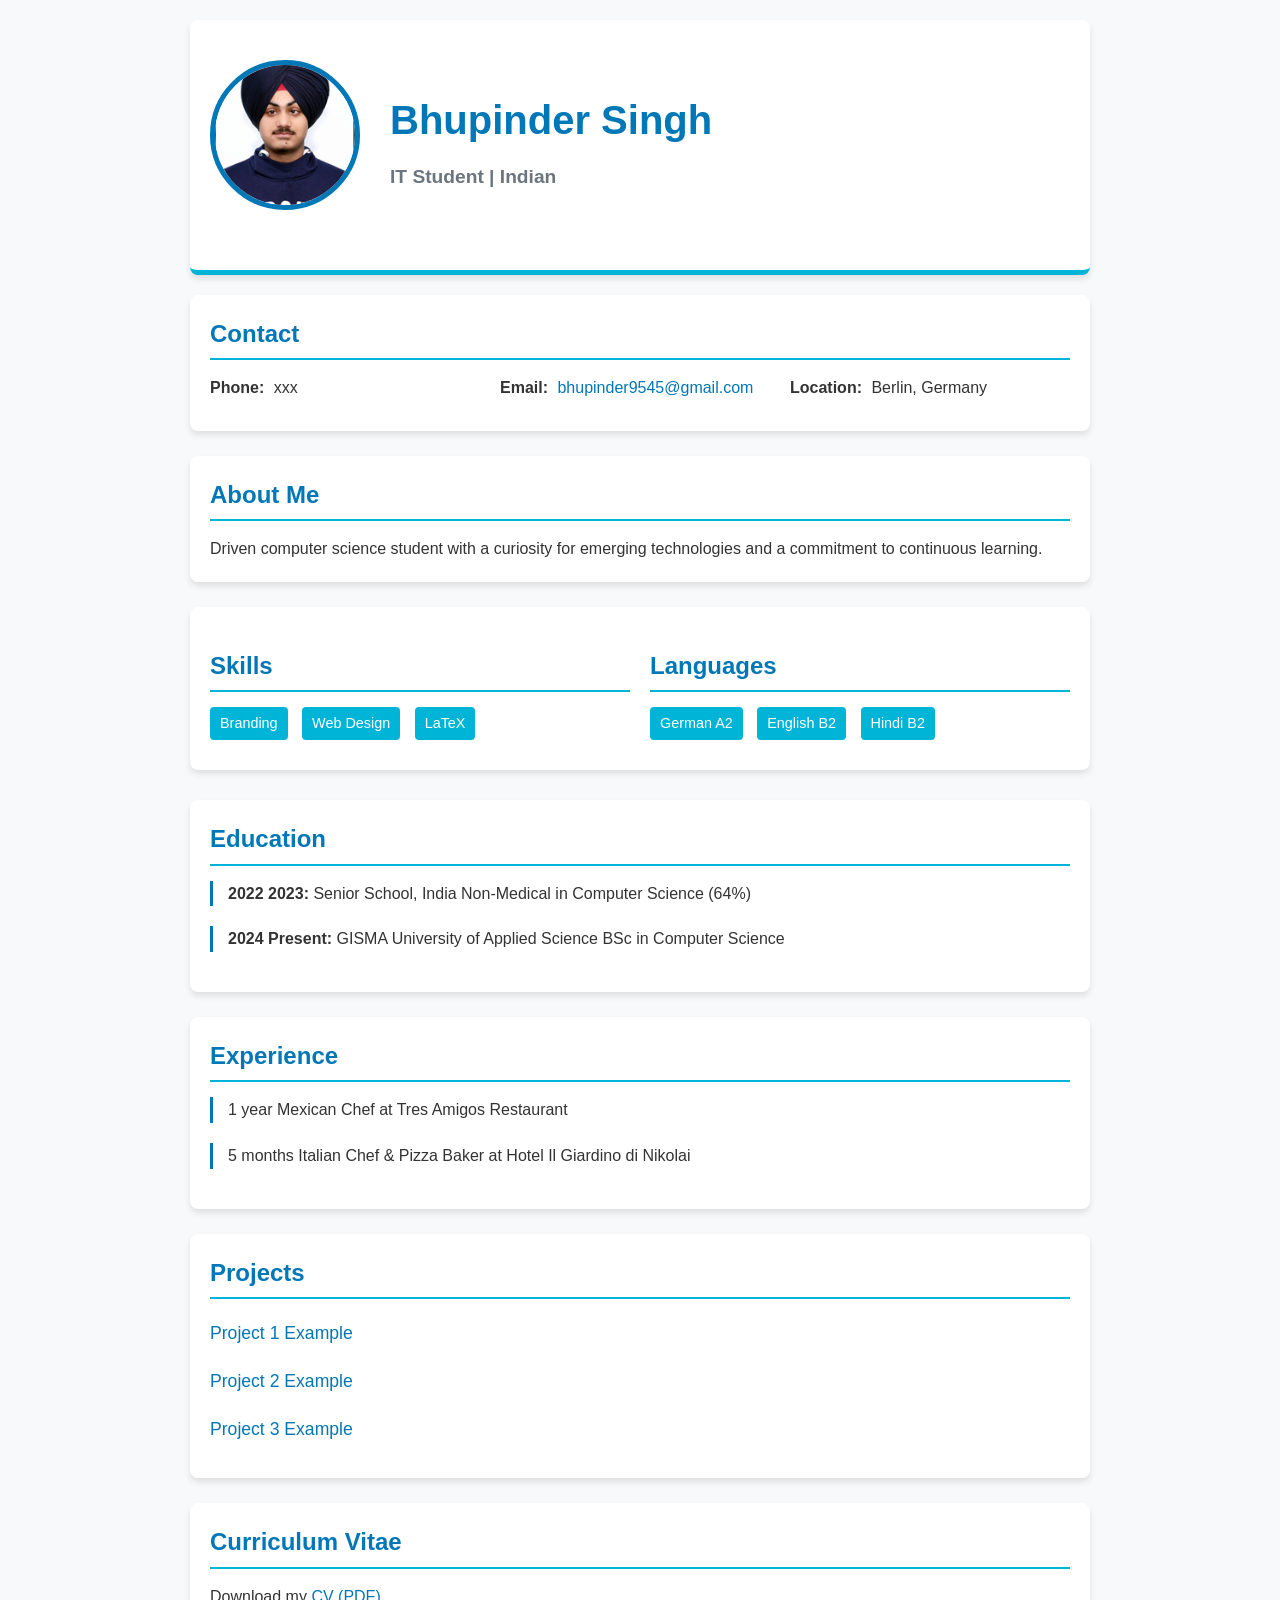
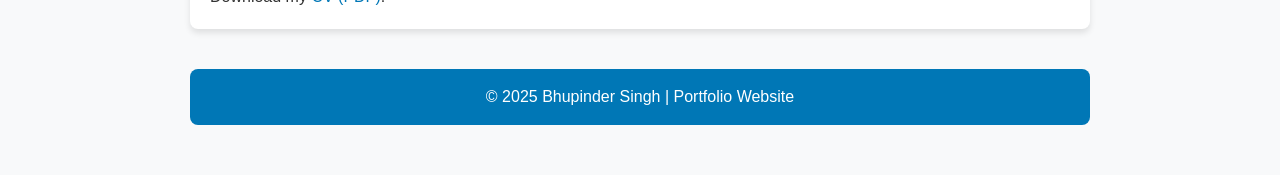
<file: index.html>
<!DOCTYPE html>
<html lang="en">
  <head>
    <meta charset="UTF-8" />
    <meta name="viewport" content="width=device-width, initial-scale=1.0" />
    <title>Bhupinder Singh | Portfolio</title>
    <link rel="stylesheet" href="assets/style.css" />
  </head>
  <body>
    <header>
      <div class="profile-container">
        <img
          src="assets/profile.jpg"
          alt="Bhupinder Singh Profile Picture"
          class="profile-img"
        />
        <div class="profile-text">
          <h1>Bhupinder Singh</h1>
          <h2>IT Student | Indian</h2>
        </div>
      </div>
    </header>

    <section class="contact">
      <h3>Contact</h3>
      <ul>
        <li><strong>Phone:</strong> xxx</li>
        <li>
          <strong>Email:</strong>
          <a href="mailto:bhupinder9545@gmail.com">bhupinder9545@gmail.com</a>
        </li>
        <li><strong>Location:</strong> Berlin, Germany</li>
      </ul>
    </section>

    <section class="about">
      <h3>About Me</h3>
      <p>
        Driven computer science student with a curiosity for emerging
        technologies and a commitment to continuous learning.
      </p>
    </section>

    <div class="skills-languages-group">
      <section class="skills">
        <h3>Skills</h3>
        <ul>
          <li>Branding</li>
          <li>Web Design</li>
          <li>LaTeX</li>
        </ul>
      </section>

      <section class="languages">
        <h3>Languages</h3>
        <ul>
          <li>German A2</li>
          <li>English B2</li>
          <li>Hindi B2</li>
        </ul>
      </section>
    </div>
    <section class="education">
      <h3>Education</h3>
      <ul>
        <li>
          <strong>2022 2023:</strong> Senior School, India Non-Medical in
          Computer Science (64%)
        </li>
        <li>
          <strong>2024 Present:</strong> GISMA University of Applied Science BSc
          in Computer Science
        </li>
      </ul>
    </section>

    <section class="experience">
      <h3>Experience</h3>
      <ul>
        <li>1 year Mexican Chef at Tres Amigos Restaurant</li>
        <li>
          5 months Italian Chef & Pizza Baker at Hotel Il Giardino di Nikolai
        </li>
      </ul>
    </section>

    <section class="projects">
      <h3>Projects</h3>
      <ul>
        <li><a href="projects/project1/index.html">Project 1 Example</a></li>
        <li><a href="projects/project2/index.html">Project 2 Example</a></li>
        <li><a href="projects/project3/index.html">Project 3 Example</a></li>
      </ul>
    </section>

    <section class="cv">
      <h3>Curriculum Vitae</h3>
      <p>
        Download my
        <a href="cv\CV.pdf" target="_blank">CV (PDF)</a>.
      </p>
    </section>

    <footer>
      <p>© 2025 Bhupinder Singh | Portfolio Website</p>
    </footer>
  </body>
</html>
</file>
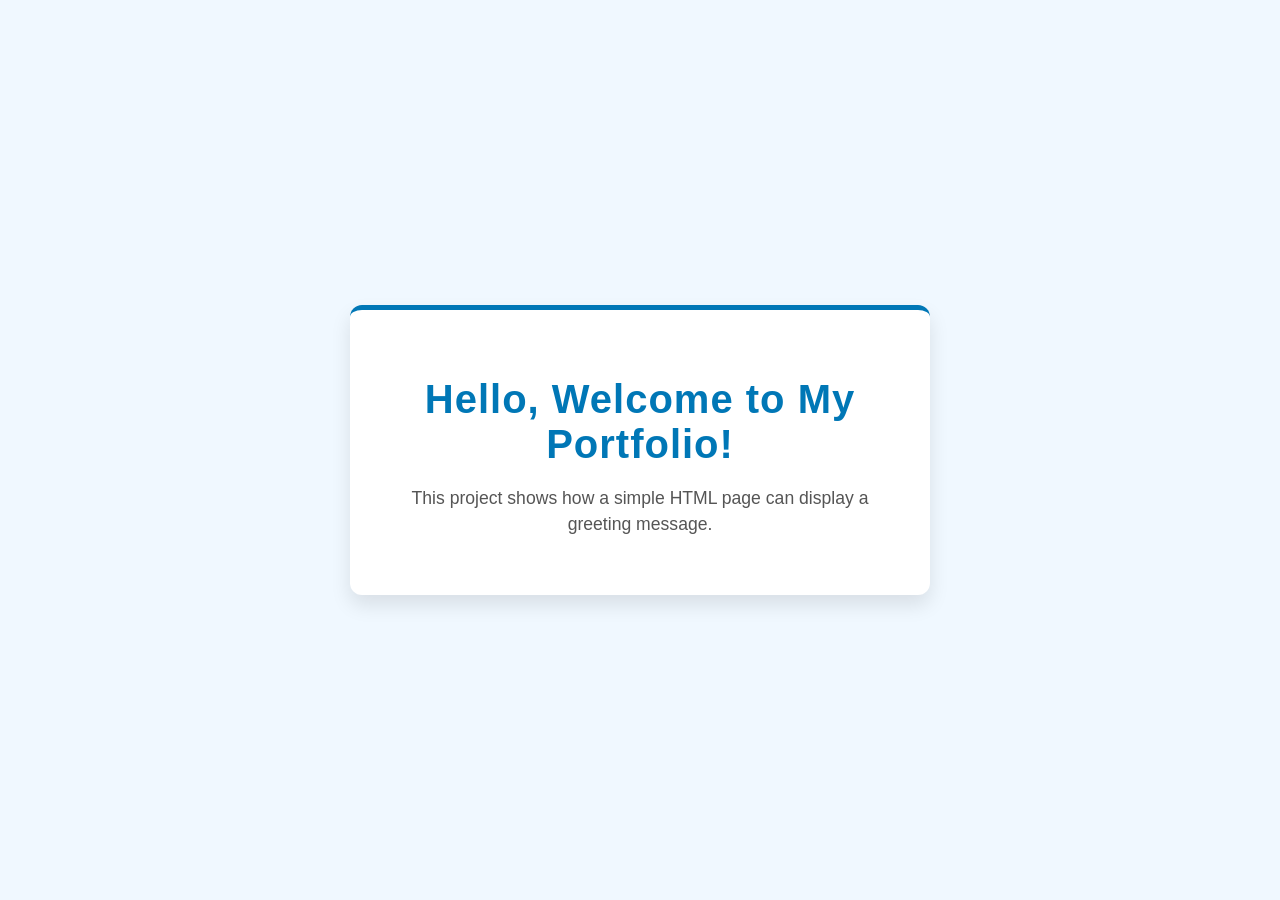
<file: projects/project1/index.html>
<!DOCTYPE html>
<html lang="en">
  <head>
    <meta charset="UTF-8" />
    <title>Greeting Page</title>
    <style>
      body {
        font-family: "Segoe UI", Tahoma, Geneva, Verdana, sans-serif;
        background-color: #f0f8ff;
        color: #333;
        display: flex;
        justify-content: center;
        align-items: center;
        min-height: 100vh;
        margin: 0;
        text-align: center;
      }

      .container {
        background-color: #ffffff;
        padding: 40px;
        border-radius: 12px;
        box-shadow: 0 10px 20px rgba(0, 0, 0, 0.1);
        max-width: 90%;
        width: 500px;
        border-top: 5px solid #0077b6;
      }

      h1 {
        color: #0077b6;
        font-size: 2.5em;
        margin-bottom: 15px;
        letter-spacing: 1px;
      }

      p {
        font-size: 1.1em;
        color: #555;
        line-height: 1.5;
      }
    </style>
  </head>
  <body>
    <div class="container">
      <h1>Hello, Welcome to My Portfolio!</h1>
      <p>
        This project shows how a simple HTML page can display a greeting
        message.
      </p>
    </div>
  </body>
</html>
</file>
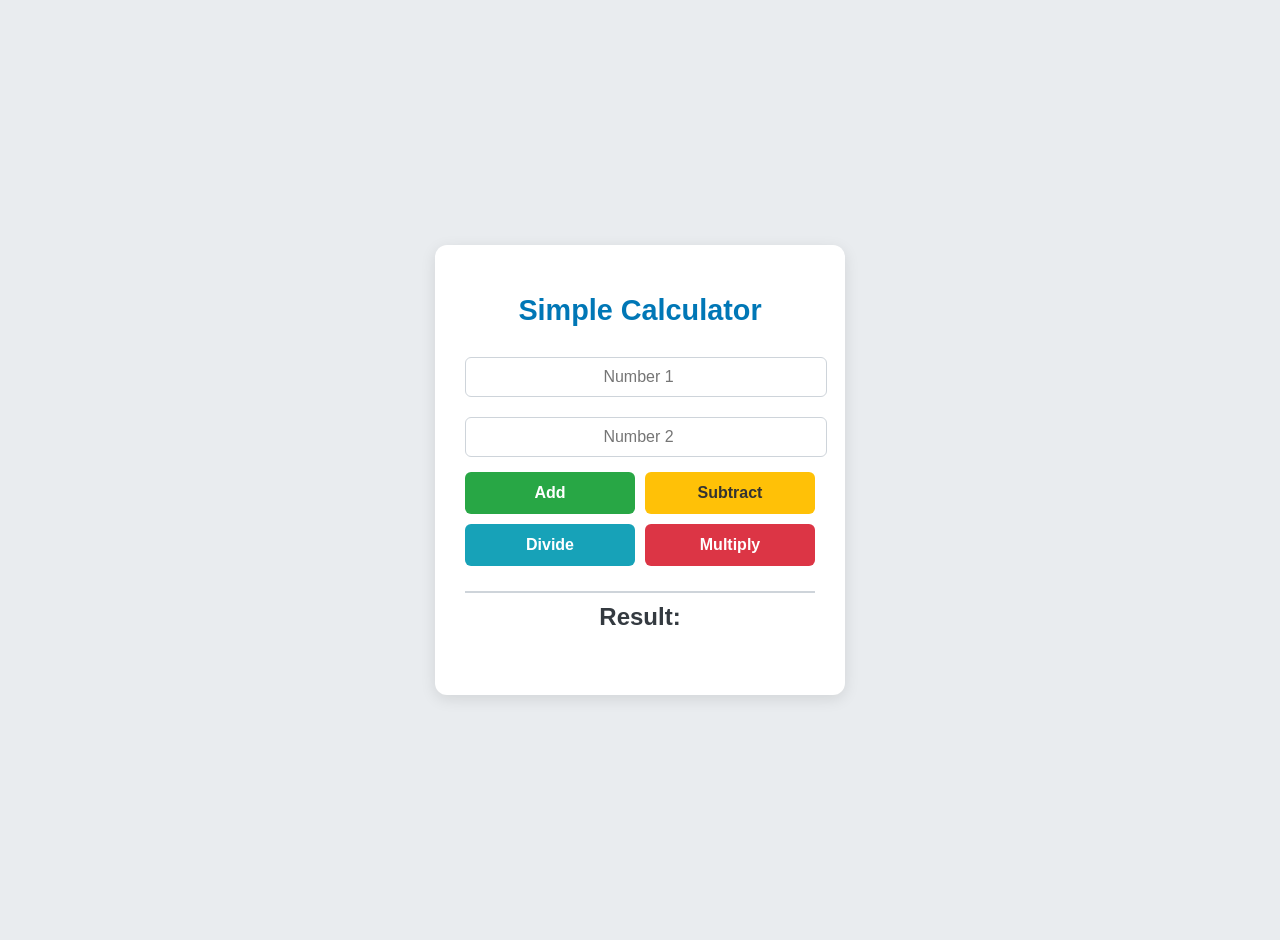
<file: projects/project2/index.html>
<!DOCTYPE html>
<html lang="en">
  <head>
    <meta charset="UTF-8" />
    <title>Calculator</title>
    <style>
      body {
        font-family: "Arial", sans-serif;
        background-color: #e9ecef;
        display: flex;
        flex-direction: column;
        justify-content: center;
        align-items: center;
        min-height: 100vh;
        margin: 0;
        padding: 20px;
      }

      /* Calculator Container */
      .calculator-container {
        background-color: #ffffff;
        padding: 30px;
        border-radius: 12px;
        box-shadow: 0 4px 15px rgba(0, 0, 0, 0.1);
        max-width: 350px;
        width: 100%;
        text-align: center;
      }

      h1 {
        color: #0077b6;
        margin-bottom: 25px;
        font-size: 1.8em;
      }

      /* Input Fields */
      input[type="number"] {
        width: calc(100% - 10px);
        padding: 10px;
        margin: 5px 0 15px 0;
        border: 1px solid #ced4da;
        border-radius: 6px;
        font-size: 1em;
        text-align: center;
      }

      /* Button Layout */
      .buttons-grid {
        display: grid;
        grid-template-columns: repeat(2, 1fr);
        gap: 10px;
        margin-bottom: 25px;
      }

      /* Buttons */
      button {
        padding: 12px;
        border: none;
        border-radius: 6px;
        font-size: 1em;
        font-weight: bold;
        cursor: pointer;
        transition: background-color 0.2s, transform 0.1s;
      }

      button:nth-child(1) {
        /* Add */
        background-color: #28a745;
        color: white;
      }
      button:nth-child(2) {
        background-color: #ffc107;
        color: #333;
      }
      button:nth-child(3) {
        background-color: #17a2b8;
        color: white;
      }
      button:nth-child(4) {
        background-color: #dc3545;
        color: white;
      }

      button:hover {
        opacity: 0.9;
        transform: translateY(-1px);
      }

      #result {
        font-size: 1.5em;
        font-weight: bold;
        color: #343a40;
        padding: 10px;
        border-top: 2px solid #ced4da;
        margin-top: 10px;
      }
    </style>
  </head>
  <body>
    <div class="calculator-container">
      <h1>Simple Calculator</h1>
      <input type="number" id="num1" placeholder="Number 1" />
      <input type="number" id="num2" placeholder="Number 2" />
      <div class="buttons-grid">
        <button onclick="add()">Add</button>
        <button onclick="subtract()">Subtract</button>
        <button onclick="divide()">Divide</button>
        <button onclick="multiplication()">Multiply</button>
      </div>
      <p id="result">Result:</p>
    </div>

    <script>
      function getNumbers() {
        const a = parseFloat(document.getElementById("num1").value) || 0;
        const b = parseFloat(document.getElementById("num2").value) || 0;
        return { a, b };
      }

      function displayResult(value) {
        document.getElementById("result").innerText =
          "Result: " + (isNaN(value) ? "Error" : value);
      }

      function add() {
        const { a, b } = getNumbers();
        displayResult(a + b);
      }

      function subtract() {
        const { a, b } = getNumbers();
        displayResult(a - b);
      }

      function divide() {
        const { a, b } = getNumbers();
        if (b === 0) {
          document.getElementById("result").innerText =
            "Result: Cannot divide by zero!";
        } else {
          displayResult(a / b);
        }
      }

      function multiplication() {
        const { a, b } = getNumbers();
        displayResult(a * b);
      }

      document.querySelector(".buttons-grid button:nth-child(4)").innerText =
        "Multiply";
    </script>
  </body>
</html>
</file>
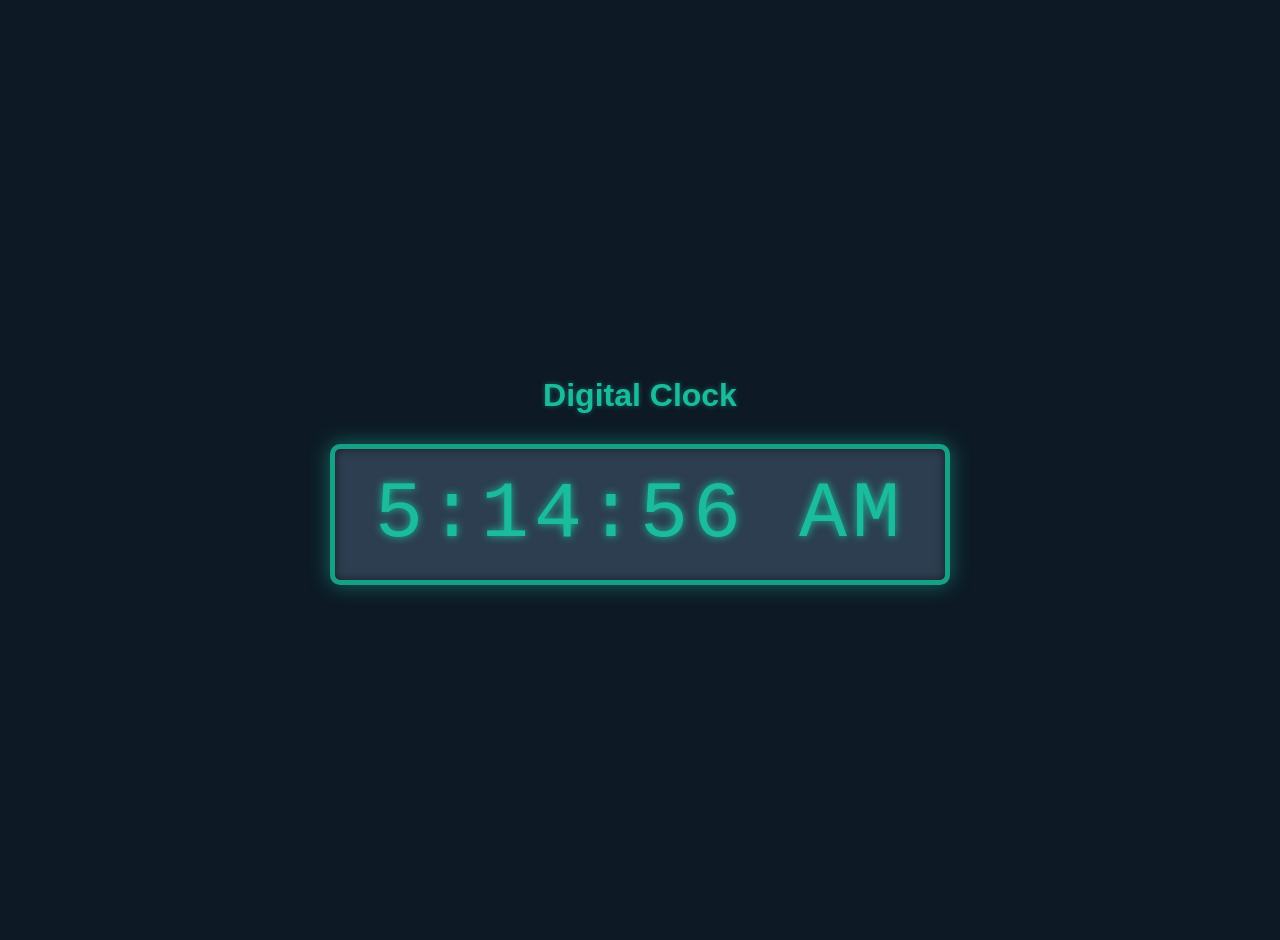
<file: projects/project3/index.html>
<!DOCTYPE html>
<html lang="en">
<head>
    <meta charset="UTF-8">
    <title>Digital Clock</title>
    <style>
        body {
            font-family: 'Poppins', sans-serif;
            background-color: #0d1a26;
            color: #ecf0f1;
            display: flex;
            flex-direction: column;
            justify-content: center;
            align-items: center;
            min-height: 100vh;
            margin: 0;
            padding: 20px;
        }
        
        /* Header Styling */
        h1 {
            font-size: 2em;
            color: #1abc9c;
            margin-bottom: 30px;
            text-shadow: 0 0 5px rgba(26, 188, 156, 0.5);
        }

        /* Clock Display Container */
        #clock {
            font-family: 'Digital-7', monospace;
            font-size: 5em; 
            padding: 20px 40px;
            border: 5px solid #16a085; 
            border-radius: 10px;
            background-color: #2c3e50;
            color: #1abc9c; 
            box-shadow: 
                0 0 20px rgba(26, 188, 156, 0.5), 
                inset 0 0 10px rgba(0, 0, 0, 0.5); 
            letter-spacing: 5px;
            text-shadow: 0 0 8px #1abc9c; 
        }

        @media (max-width: 600px) {
            #clock {
                font-size: 3em;
                padding: 15px 25px;
            }
        }
        
        @font-face {
            font-family: 'Digital-7';
            src: local('Courier New'), local('monospace');
        }

    </style>
    </head>
<body>
    <h1>Digital Clock</h1>
    <div id="clock"></div>

    <script>
        function updateClock() {
            const now = new Date();
            document.getElementById('clock').innerText = now.toLocaleTimeString(); 
        }
        setInterval(updateClock, 1000); 
        updateClock(); 
    </script>
</body>
</html>
</file>
<file: assets/style.css>
/*
  --- Global Styles & Typography ---
*/
:root {
  --primary-color: #0077b6;
  --secondary-color: #00b4d8;
  --text-color: #333;
  --light-bg: #f8f9fa;
  --white: #ffffff;
  --font-family-sans: "Arial", sans-serif;
}

* {
  box-sizing: border-box;
  margin: 0;
  padding: 0;
}

body {
  font-family: var(--font-family-sans);
  line-height: 1.6;
  color: var(--text-color);
  background-color: var(--light-bg);
  padding: 20px;
}

body > * {
  max-width: 900px;
  margin: 0 auto 30px auto;
  background: var(--white);
  padding: 20px;
  border-radius: 8px;
  box-shadow: 0 4px 6px rgba(0, 0, 0, 0.1);
}

h1,
h2,
h3 {
  margin-bottom: 10px;
  font-weight: 600;
}

h1 {
  font-size: 2.5em;
  color: var(--primary-color);
}

h2 {
  font-size: 1.2em;
  color: #6c757d;
}

h3 {
  font-size: 1.5em;
  color: var(--primary-color);
  padding-bottom: 5px;
  border-bottom: 2px solid var(--secondary-color);
  margin-bottom: 15px;
}

a {
  color: var(--primary-color);
  text-decoration: none;
  transition: color 0.3s;
}

a:hover {
  color: var(--secondary-color);
  text-decoration: underline;
}

ul {
  list-style: none;
  padding: 0;
}

ul li {
  margin-bottom: 10px;
}

/*
  --- Header & Profile Image ---
*/
header {
  text-align: center;
  padding: 40px 20px;
  margin-bottom: 20px !important;
  border-bottom: 5px solid var(--secondary-color);
}

.profile-container {
  display: flex;
  flex-direction: column;
  align-items: center;
}

.profile-img {
  width: 150px;
  height: 150px;
  border-radius: 50%;
  object-fit: cover;
  border: 5px solid var(--primary-color);
  margin-bottom: 20px;
}

/*
  --- Contact Section ---
*/
.contact ul {
  display: grid;
  grid-template-columns: repeat(auto-fit, minmax(250px, 1fr));
  gap: 10px;
}

.contact li strong {
  margin-right: 5px;
}

/*
  --- Skills & Languages (Side-by-Side on Desktop) ---
*/
.skills-languages-group {
  display: grid;
  grid-template-columns: 1fr;
  gap: 20px;
}

/*
  --- Lists (Skills, Languages, Education, Experience, Projects) ---
*/
.skills li,
.languages li {
  display: inline-block;
  background: var(--secondary-color);
  color: var(--white);
  padding: 5px 10px;
  margin: 0 10px 10px 0;
  border-radius: 4px;
  font-size: 0.9em;
}

.education li,
.experience li {
  padding-left: 15px;
  border-left: 3px solid var(--primary-color);
  margin-bottom: 20px;
}

.projects li {
  font-size: 1.1em;
  padding: 5px 0;
}

/*
  --- Footer ---
*/
footer {
  text-align: center;
  margin-top: 40px !important;
  padding: 15px 20px !important;
  background-color: var(--primary-color) !important;
  color: var(--white);
  box-shadow: none;
}

footer p {
  margin: 0;
}


@media (min-width: 768px) {
  header {
    text-align: left;
    display: flex;
    align-items: center;
    justify-content: space-between;
  }

  .profile-container {
    flex-direction: row;
    gap: 30px;
  }

  .profile-text {
    text-align: left;
  }

  .skills-languages-group {
    grid-template-columns: 1fr 1fr;
    max-width: 900px; 
    margin: 0 auto 30px auto;
  }

  .skills,
  .languages {
    margin: 0;
    box-shadow: none;
    padding: 0;
    background: none;
  }

  .skills h3,
  .languages h3 {
    padding-top: 20px;
  }
}

.about,
.contact,
.education,
.experience,
.projects,
.cv {
  margin-bottom: 25px;
}
</file>
